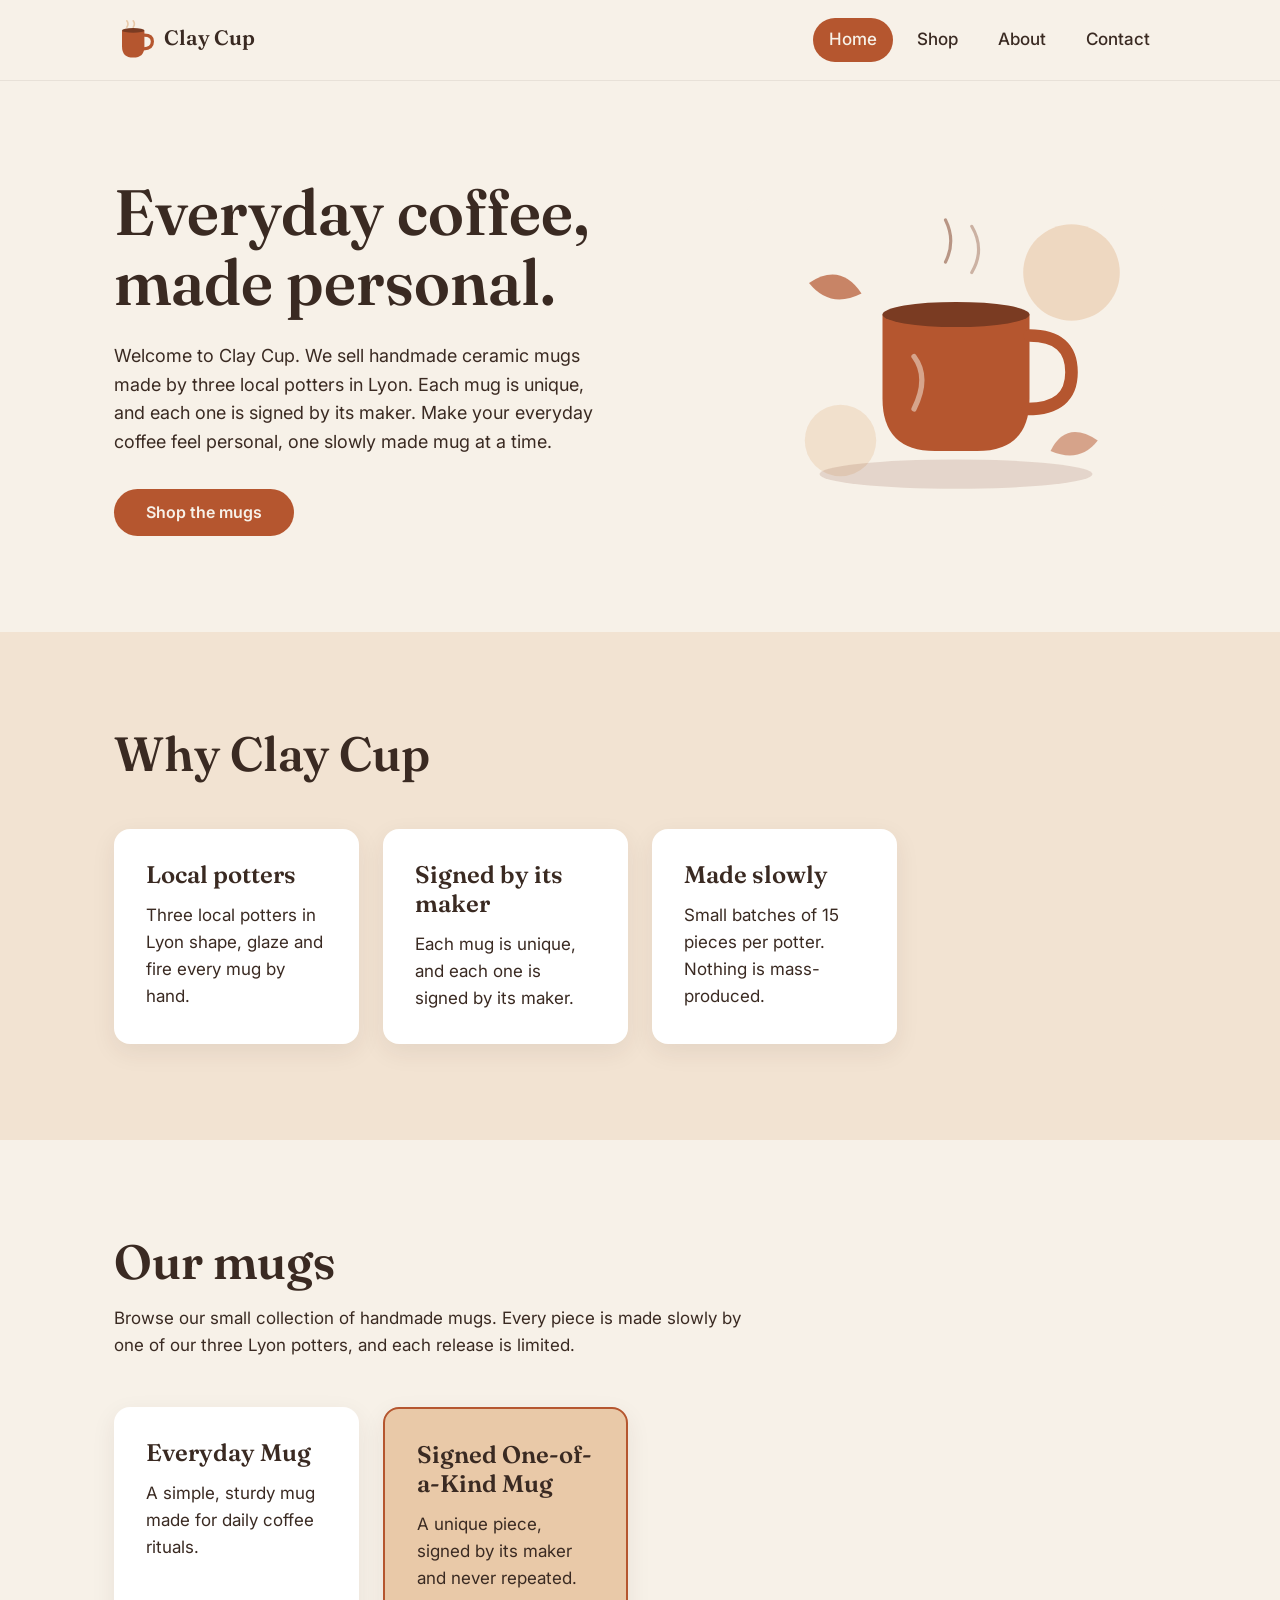
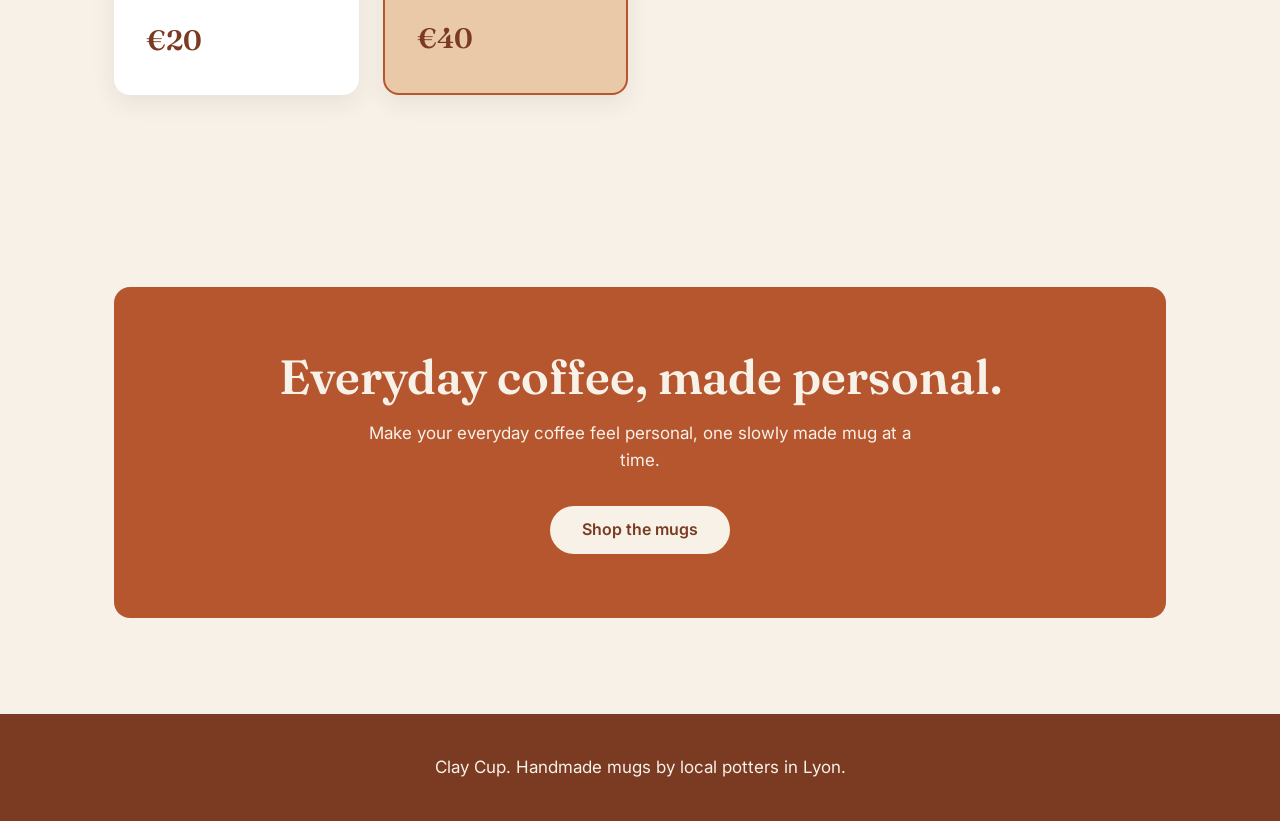
<file: index.html>
<!DOCTYPE html>
<html lang="en">
<head>
  <meta charset="UTF-8">
  <meta name="viewport" content="width=device-width, initial-scale=1">
  <title>Clay Cup | Everyday coffee, made personal.</title>
  <link rel="stylesheet" href="style.css">
</head>
<body>
  <header class="site-header">
    <div class="container header-inner">
      <a class="logo-link" href="index.html" aria-label="Clay Cup, home">
        <svg class="logo" xmlns="http://www.w3.org/2000/svg" viewBox="0 0 200 60" width="200" height="60" role="img" aria-label="Clay Cup"><g transform="translate(6,8)"><path d="M4 10 H32 V30 Q32 44 18 44 Q4 44 4 30 Z" fill="#B5562F"/><path d="M32 16 Q42 16 42 24 Q42 33 31 33" fill="none" stroke="#B5562F" stroke-width="4" stroke-linecap="round"/><path d="M10 6 Q13 2 10 -2" fill="none" stroke="#E9C9A8" stroke-width="2" stroke-linecap="round"/><path d="M18 6 Q21 2 18 -2" fill="none" stroke="#E9C9A8" stroke-width="2" stroke-linecap="round"/><ellipse cx="18" cy="10" rx="14" ry="3" fill="#7A3B22"/></g><text x="62" y="36" font-family="Fraunces, Georgia, serif" font-size="26" font-weight="600" fill="#3A2A22">Clay Cup</text></svg>
      </a>
      <nav class="nav" aria-label="Main navigation">
        <ul class="nav-list">
          <li><a href="index.html" aria-current="page">Home</a></li>
          <li><a href="shop.html">Shop</a></li>
          <li><a href="about.html">About</a></li>
          <li><a href="contact.html">Contact</a></li>
        </ul>
      </nav>
    </div>
  </header>

  <main>
    <section class="hero">
      <div class="container hero-grid">
        <div class="hero-text">
          <h1>Everyday coffee, made personal.</h1>
          <p class="lead">Welcome to Clay Cup. We sell handmade ceramic mugs made by three local potters in Lyon. Each mug is unique, and each one is signed by its maker. Make your everyday coffee feel personal, one slowly made mug at a time.</p>
          <a class="button" href="shop.html">Shop the mugs</a>
        </div>
        <svg class="hero-art" xmlns="http://www.w3.org/2000/svg" viewBox="0 0 400 300" width="400" height="300" role="img" aria-label="A terracotta ceramic mug with steam"><rect width="400" height="300" rx="16" fill="#F7F1E8"/><circle cx="310" cy="70" r="46" fill="#E9C9A8" opacity="0.6"/><circle cx="90" cy="230" r="34" fill="#E9C9A8" opacity="0.45"/><ellipse cx="200" cy="262" rx="130" ry="14" fill="#7A3B22" opacity="0.15"/><path d="M130 110 H270 V190 Q270 240 220 240 H180 Q130 240 130 190 Z" fill="#B5562F"/><ellipse cx="200" cy="110" rx="70" ry="12" fill="#7A3B22"/><path d="M270 130 Q310 130 310 165 Q310 200 268 200" fill="none" stroke="#B5562F" stroke-width="12" stroke-linecap="round"/><path d="M160 150 Q175 170 160 200" fill="none" stroke="#F7F1E8" stroke-width="5" stroke-linecap="round" opacity="0.5"/><path d="M190 60 Q200 40 190 20" fill="none" stroke="#7A3B22" stroke-width="3" stroke-linecap="round" opacity="0.5"/><path d="M215 70 Q228 48 215 26" fill="none" stroke="#7A3B22" stroke-width="3" stroke-linecap="round" opacity="0.35"/><path d="M60 80 Q90 60 110 90 Q80 105 60 80 Z" fill="#B5562F" opacity="0.7"/><path d="M335 230 Q305 210 290 240 Q318 252 335 230 Z" fill="#B5562F" opacity="0.5"/></svg>
      </div>
    </section>

    <section class="section section--sand">
      <div class="container">
        <h2 class="section-title">Why Clay Cup</h2>
        <ul class="card-grid">
          <li class="card">
            <h3>Local potters</h3>
            <p>Three local potters in Lyon shape, glaze and fire every mug by hand.</p>
          </li>
          <li class="card">
            <h3>Signed by its maker</h3>
            <p>Each mug is unique, and each one is signed by its maker.</p>
          </li>
          <li class="card">
            <h3>Made slowly</h3>
            <p>Small batches of 15 pieces per potter. Nothing is mass-produced.</p>
          </li>
        </ul>
      </div>
    </section>

    <section class="section">
      <div class="container">
        <h2 class="section-title">Our mugs</h2>
        <p class="section-intro">Browse our small collection of handmade mugs. Every piece is made slowly by one of our three Lyon potters, and each release is limited.</p>
        <ul class="card-grid">
          <li class="card">
            <h3>Everyday Mug</h3>
            <p>A simple, sturdy mug made for daily coffee rituals.</p>
            <p class="price">€20</p>
          </li>
          <li class="card card--featured">
            <h3>Signed One-of-a-Kind Mug</h3>
            <p>A unique piece, signed by its maker and never repeated.</p>
            <p class="price">€40</p>
          </li>
        </ul>
      </div>
    </section>

    <section class="section">
      <div class="container">
        <div class="cta">
          <h2>Everyday coffee, made personal.</h2>
          <p>Make your everyday coffee feel personal, one slowly made mug at a time.</p>
          <a class="button" href="shop.html">Shop the mugs</a>
        </div>
      </div>
    </section>
  </main>

  <footer class="site-footer">
    <div class="container">
      <p>Clay Cup. Handmade mugs by local potters in Lyon.</p>
    </div>
  </footer>
</body>
</html>
</file>
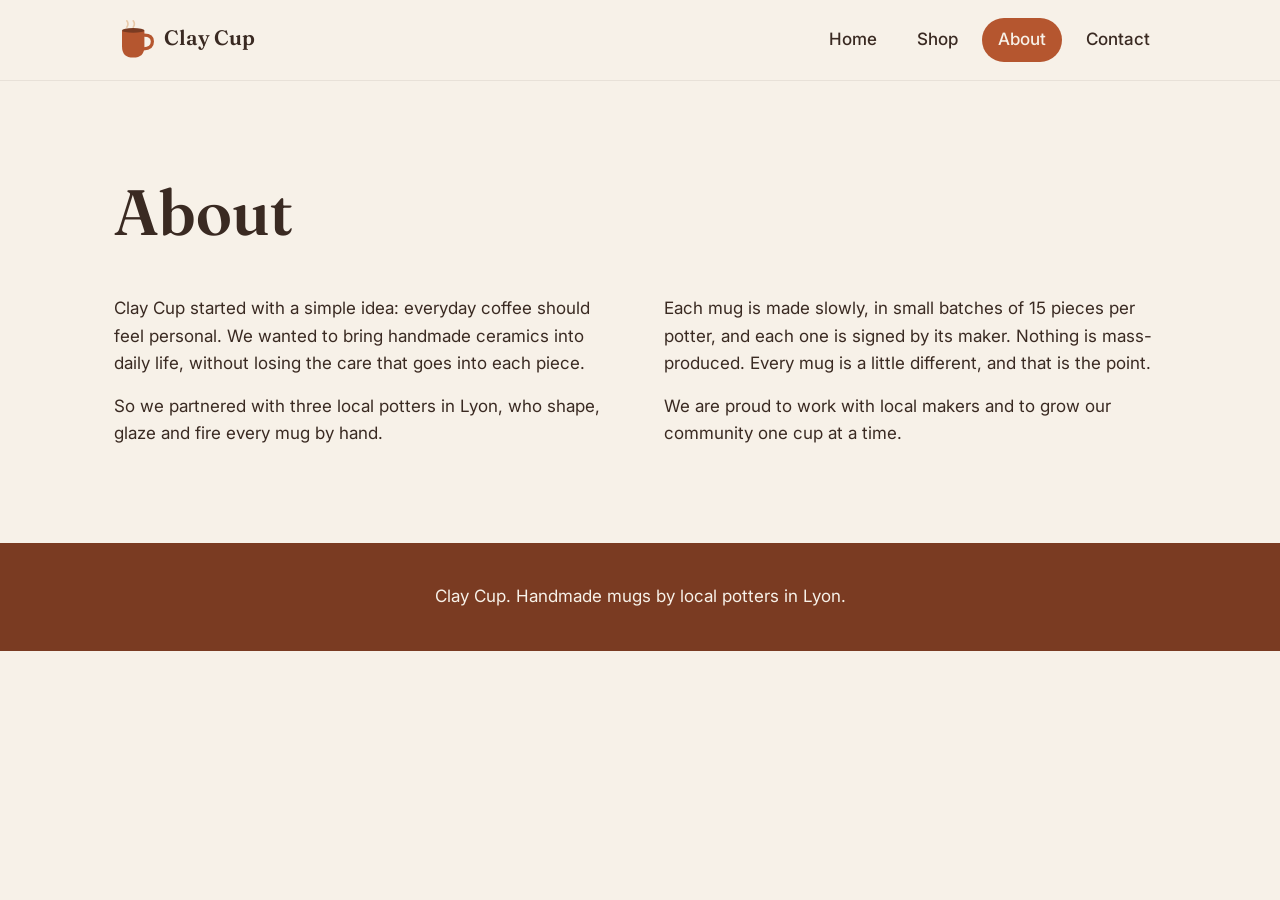
<file: about.html>
<!DOCTYPE html>
<html lang="en">
<head>
  <meta charset="UTF-8">
  <meta name="viewport" content="width=device-width, initial-scale=1">
  <title>About | Clay Cup</title>
  <link rel="stylesheet" href="style.css">
</head>
<body>
  <header class="site-header">
    <div class="container header-inner">
      <a class="logo-link" href="index.html" aria-label="Clay Cup, home">
        <svg class="logo" xmlns="http://www.w3.org/2000/svg" viewBox="0 0 200 60" width="200" height="60" role="img" aria-label="Clay Cup"><g transform="translate(6,8)"><path d="M4 10 H32 V30 Q32 44 18 44 Q4 44 4 30 Z" fill="#B5562F"/><path d="M32 16 Q42 16 42 24 Q42 33 31 33" fill="none" stroke="#B5562F" stroke-width="4" stroke-linecap="round"/><path d="M10 6 Q13 2 10 -2" fill="none" stroke="#E9C9A8" stroke-width="2" stroke-linecap="round"/><path d="M18 6 Q21 2 18 -2" fill="none" stroke="#E9C9A8" stroke-width="2" stroke-linecap="round"/><ellipse cx="18" cy="10" rx="14" ry="3" fill="#7A3B22"/></g><text x="62" y="36" font-family="Fraunces, Georgia, serif" font-size="26" font-weight="600" fill="#3A2A22">Clay Cup</text></svg>
      </a>
      <nav class="nav" aria-label="Main navigation">
        <ul class="nav-list">
          <li><a href="index.html">Home</a></li>
          <li><a href="shop.html">Shop</a></li>
          <li><a href="about.html" aria-current="page">About</a></li>
          <li><a href="contact.html">Contact</a></li>
        </ul>
      </nav>
    </div>
  </header>

  <main>
    <section class="page-intro">
      <div class="container">
        <h1>About</h1>
      </div>
    </section>

    <section>
      <div class="container two-columns">
        <div class="column">
          <p>Clay Cup started with a simple idea: everyday coffee should feel personal. We wanted to bring handmade ceramics into daily life, without losing the care that goes into each piece.</p>
          <p>So we partnered with three local potters in Lyon, who shape, glaze and fire every mug by hand.</p>
        </div>
        <div class="column">
          <p>Each mug is made slowly, in small batches of 15 pieces per potter, and each one is signed by its maker. Nothing is mass-produced. Every mug is a little different, and that is the point.</p>
          <p>We are proud to work with local makers and to grow our community one cup at a time.</p>
        </div>
      </div>
    </section>
  </main>

  <footer class="site-footer">
    <div class="container">
      <p>Clay Cup. Handmade mugs by local potters in Lyon.</p>
    </div>
  </footer>
</body>
</html>
</file>
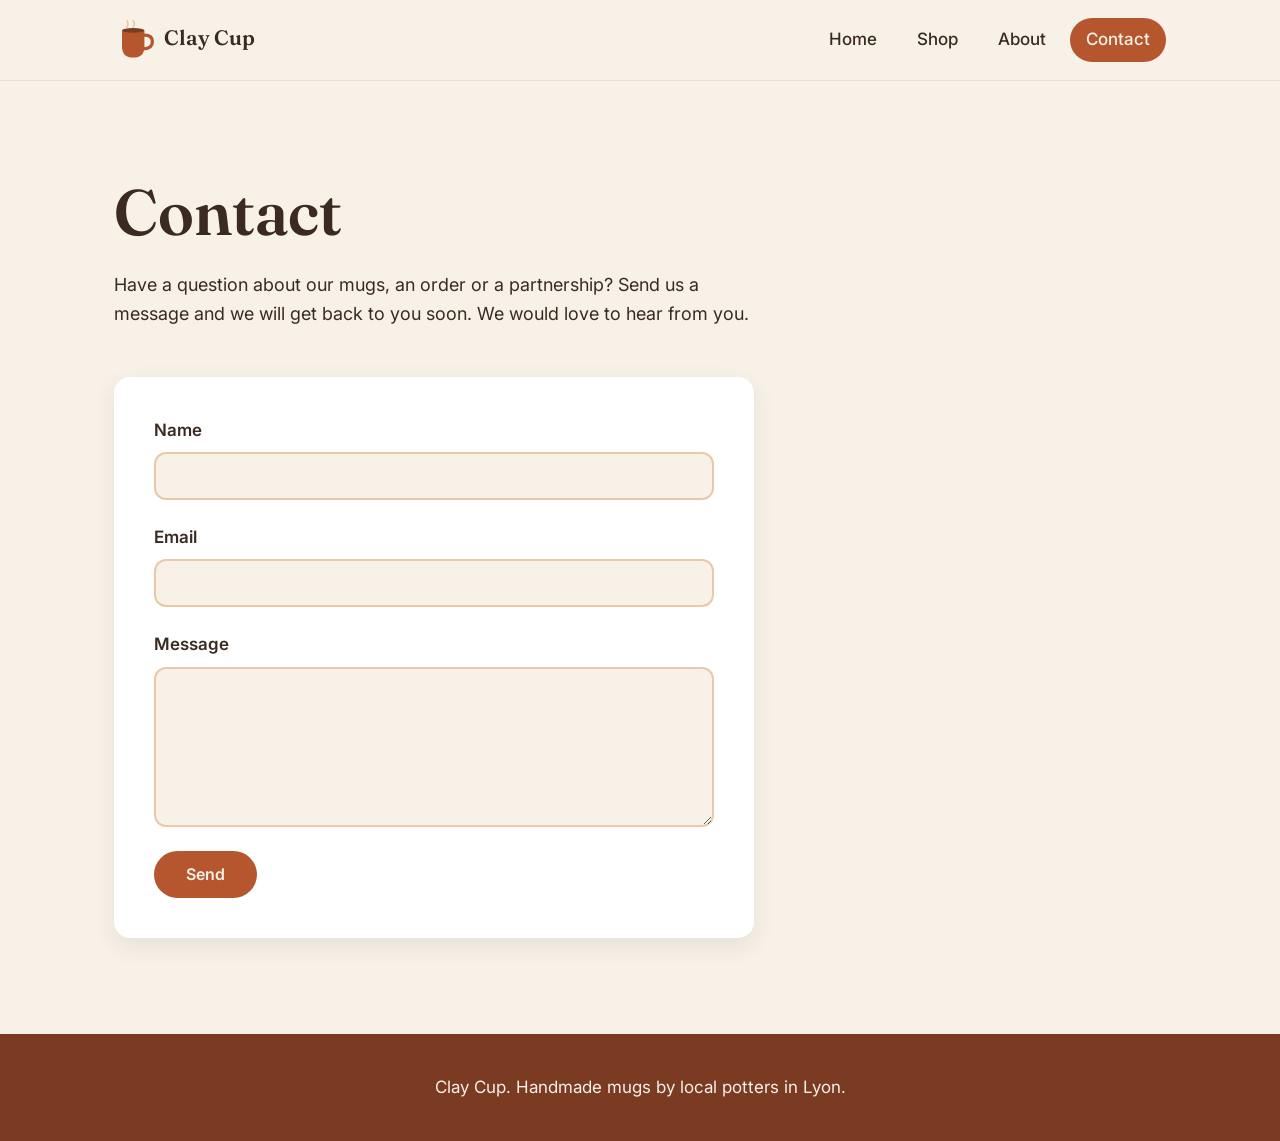
<file: contact.html>
<!DOCTYPE html>
<html lang="en">
<head>
  <meta charset="UTF-8">
  <meta name="viewport" content="width=device-width, initial-scale=1">
  <title>Contact | Clay Cup</title>
  <link rel="stylesheet" href="style.css">
</head>
<body>
  <header class="site-header">
    <div class="container header-inner">
      <a class="logo-link" href="index.html" aria-label="Clay Cup, home">
        <svg class="logo" xmlns="http://www.w3.org/2000/svg" viewBox="0 0 200 60" width="200" height="60" role="img" aria-label="Clay Cup"><g transform="translate(6,8)"><path d="M4 10 H32 V30 Q32 44 18 44 Q4 44 4 30 Z" fill="#B5562F"/><path d="M32 16 Q42 16 42 24 Q42 33 31 33" fill="none" stroke="#B5562F" stroke-width="4" stroke-linecap="round"/><path d="M10 6 Q13 2 10 -2" fill="none" stroke="#E9C9A8" stroke-width="2" stroke-linecap="round"/><path d="M18 6 Q21 2 18 -2" fill="none" stroke="#E9C9A8" stroke-width="2" stroke-linecap="round"/><ellipse cx="18" cy="10" rx="14" ry="3" fill="#7A3B22"/></g><text x="62" y="36" font-family="Fraunces, Georgia, serif" font-size="26" font-weight="600" fill="#3A2A22">Clay Cup</text></svg>
      </a>
      <nav class="nav" aria-label="Main navigation">
        <ul class="nav-list">
          <li><a href="index.html">Home</a></li>
          <li><a href="shop.html">Shop</a></li>
          <li><a href="about.html">About</a></li>
          <li><a href="contact.html" aria-current="page">Contact</a></li>
        </ul>
      </nav>
    </div>
  </header>

  <main>
    <section class="page-intro">
      <div class="container">
        <h1>Contact</h1>
        <p class="lead">Have a question about our mugs, an order or a partnership? Send us a message and we will get back to you soon. We would love to hear from you.</p>
      </div>
    </section>

    <section class="contact-section">
      <div class="container">
        <form class="form" action="mailto:contact@example.com" method="post" enctype="text/plain">
          <div class="form-group">
            <label for="name">Name</label>
            <input type="text" id="name" name="name" autocomplete="name" required>
          </div>
          <div class="form-group">
            <label for="email">Email</label>
            <input type="email" id="email" name="email" autocomplete="email" required>
          </div>
          <div class="form-group">
            <label for="message">Message</label>
            <textarea id="message" name="message" rows="6" required></textarea>
          </div>
          <button class="button" type="submit">Send</button>
        </form>
      </div>
    </section>
  </main>

  <footer class="site-footer">
    <div class="container">
      <p>Clay Cup. Handmade mugs by local potters in Lyon.</p>
    </div>
  </footer>
</body>
</html>
</file>
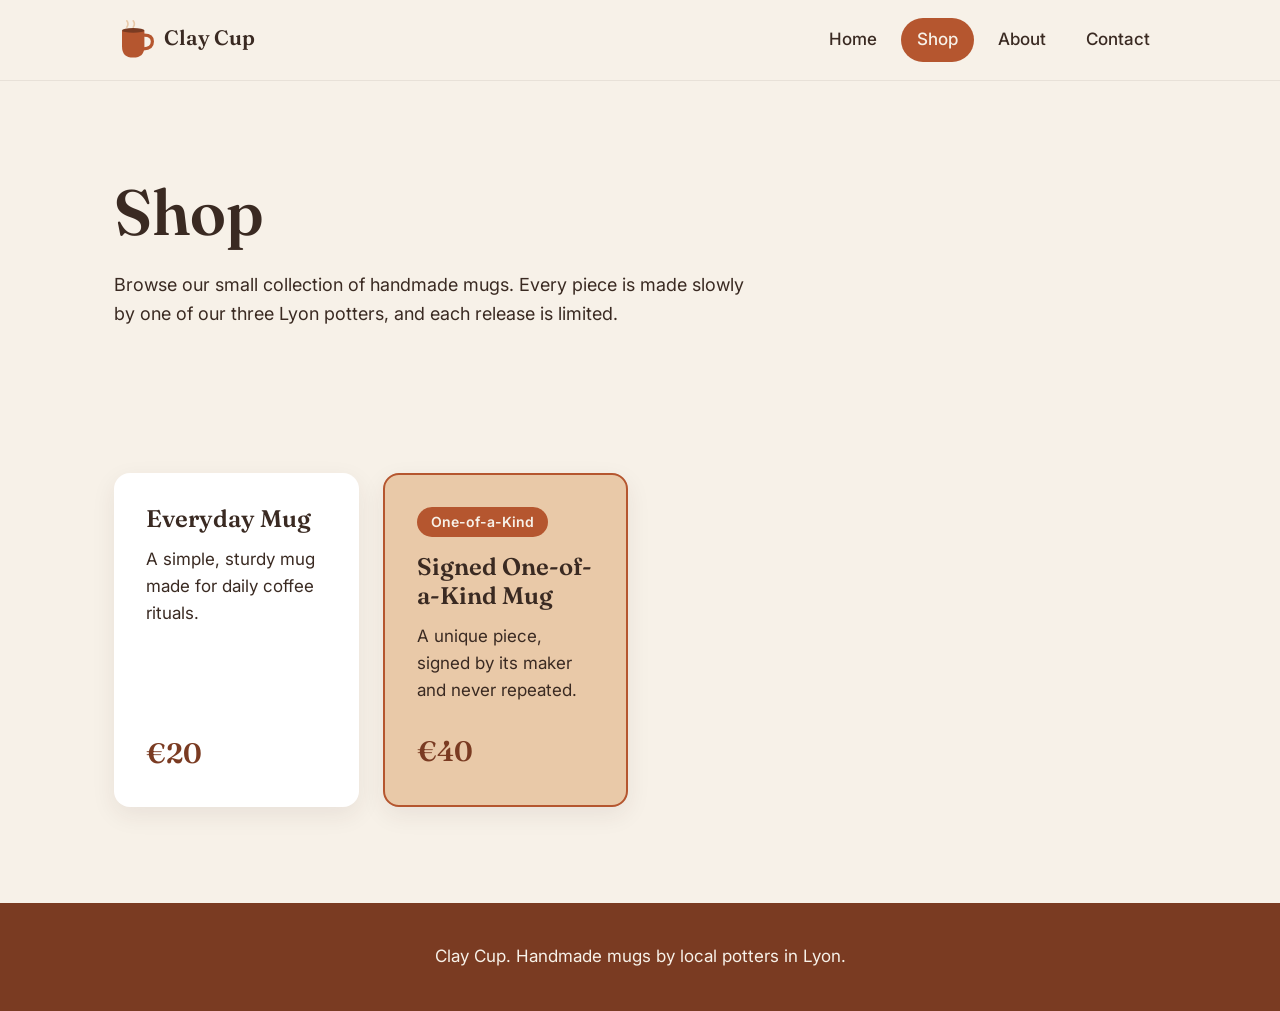
<file: shop.html>
<!DOCTYPE html>
<html lang="en">
<head>
  <meta charset="UTF-8">
  <meta name="viewport" content="width=device-width, initial-scale=1">
  <title>Shop | Clay Cup</title>
  <link rel="stylesheet" href="style.css">
</head>
<body>
  <header class="site-header">
    <div class="container header-inner">
      <a class="logo-link" href="index.html" aria-label="Clay Cup, home">
        <svg class="logo" xmlns="http://www.w3.org/2000/svg" viewBox="0 0 200 60" width="200" height="60" role="img" aria-label="Clay Cup"><g transform="translate(6,8)"><path d="M4 10 H32 V30 Q32 44 18 44 Q4 44 4 30 Z" fill="#B5562F"/><path d="M32 16 Q42 16 42 24 Q42 33 31 33" fill="none" stroke="#B5562F" stroke-width="4" stroke-linecap="round"/><path d="M10 6 Q13 2 10 -2" fill="none" stroke="#E9C9A8" stroke-width="2" stroke-linecap="round"/><path d="M18 6 Q21 2 18 -2" fill="none" stroke="#E9C9A8" stroke-width="2" stroke-linecap="round"/><ellipse cx="18" cy="10" rx="14" ry="3" fill="#7A3B22"/></g><text x="62" y="36" font-family="Fraunces, Georgia, serif" font-size="26" font-weight="600" fill="#3A2A22">Clay Cup</text></svg>
      </a>
      <nav class="nav" aria-label="Main navigation">
        <ul class="nav-list">
          <li><a href="index.html">Home</a></li>
          <li><a href="shop.html" aria-current="page">Shop</a></li>
          <li><a href="about.html">About</a></li>
          <li><a href="contact.html">Contact</a></li>
        </ul>
      </nav>
    </div>
  </header>

  <main>
    <section class="page-intro">
      <div class="container">
        <h1>Shop</h1>
        <p class="lead">Browse our small collection of handmade mugs. Every piece is made slowly by one of our three Lyon potters, and each release is limited.</p>
      </div>
    </section>

    <section class="section">
      <div class="container">
        <ul class="card-grid">
          <li class="card">
            <h2 class="card-title">Everyday Mug</h2>
            <p>A simple, sturdy mug made for daily coffee rituals.</p>
            <p class="price">€20</p>
          </li>
          <li class="card card--featured">
            <span class="badge">One-of-a-Kind</span>
            <h2 class="card-title">Signed One-of-a-Kind Mug</h2>
            <p>A unique piece, signed by its maker and never repeated.</p>
            <p class="price">€40</p>
          </li>
        </ul>
      </div>
    </section>
  </main>

  <footer class="site-footer">
    <div class="container">
      <p>Clay Cup. Handmade mugs by local potters in Lyon.</p>
    </div>
  </footer>
</body>
</html>
</file>
<file: style.css>
@import url("https://fonts.googleapis.com/css2?family=Fraunces:opsz,wght@9..144,500;9..144,600;9..144,700&family=Inter:wght@400;500;600&display=swap");

/* ---------- Reset ---------- */
*,
*::before,
*::after {
  box-sizing: border-box;
  margin: 0;
  padding: 0;
}

img,
svg {
  max-width: 100%;
}

/* ---------- Variables ---------- */
:root {
  --color-primary: #B5562F;
  --color-secondary: #E9C9A8;
  --color-accent: #7A3B22;
  --color-bg: #F7F1E8;
  --color-text: #3A2A22;
  --color-white: #FFFFFF;
  --font-heading: "Fraunces", Georgia, serif;
  --font-body: "Inter", system-ui, -apple-system, "Segoe UI", sans-serif;
  --radius: 16px;
  --shadow: 0 8px 24px rgba(58, 42, 34, 0.08);
  --transition: 200ms ease;
}

/* ---------- Base ---------- */
html {
  scroll-behavior: smooth;
}

body {
  background: var(--color-bg);
  color: var(--color-text);
  font-family: var(--font-body);
  font-size: 1.0625rem;
  line-height: 1.6;
}

h1,
h2,
h3 {
  font-family: var(--font-heading);
  font-weight: 600;
  line-height: 1.1;
  color: var(--color-text);
}

h1 {
  font-size: clamp(2.5rem, 6vw, 4rem);
}

h2 {
  font-size: clamp(1.875rem, 4vw, 3rem);
}

h3,
.card-title {
  font-size: 1.5rem;
  line-height: 1.2;
}

p + p {
  margin-top: 1rem;
}

a {
  color: var(--color-primary);
}

a:hover {
  color: var(--color-accent);
}

:focus-visible {
  outline: 3px solid var(--color-accent);
  outline-offset: 3px;
}

/* ---------- Layout ---------- */
.container {
  max-width: 1100px;
  margin: 0 auto;
  padding: 0 24px;
}

.section {
  padding: 96px 0;
}

.section--sand {
  background: rgba(233, 201, 168, 0.35);
}

.section-title {
  margin-bottom: 16px;
}

.section-intro {
  max-width: 640px;
  margin-bottom: 48px;
}

.section--sand .section-title {
  margin-bottom: 48px;
}

.page-intro {
  padding: 96px 0 48px;
}

.page-intro .lead {
  max-width: 640px;
  margin-top: 24px;
}

.lead {
  font-size: 1.125rem;
}

/* ---------- Header ---------- */
.site-header {
  background: var(--color-bg);
  border-bottom: 1px solid rgba(58, 42, 34, 0.08);
  position: sticky;
  top: 0;
  z-index: 10;
}

.header-inner {
  display: flex;
  align-items: center;
  justify-content: space-between;
  gap: 16px 32px;
  padding-top: 16px;
  padding-bottom: 16px;
}

.logo-link {
  display: inline-flex;
  align-items: center;
  text-decoration: none;
}

.logo {
  height: 48px;
  width: auto;
}

.nav-list {
  display: flex;
  align-items: center;
  gap: 8px;
  list-style: none;
}

.nav-list a {
  display: inline-block;
  padding: 8px 16px;
  border-radius: 999px;
  color: var(--color-text);
  font-weight: 500;
  text-decoration: none;
  transition: background-color var(--transition), color var(--transition);
}

.nav-list a:hover {
  background: var(--color-secondary);
  color: var(--color-accent);
}

.nav-list a[aria-current="page"] {
  background: var(--color-primary);
  color: var(--color-bg);
}

/* ---------- Hero ---------- */
.hero {
  padding: 96px 0;
}

.hero-grid {
  display: grid;
  grid-template-columns: 1fr 1fr;
  align-items: center;
  gap: 48px;
}

.hero-text .lead {
  margin-top: 24px;
  margin-bottom: 32px;
  max-width: 520px;
}

.hero-art {
  display: block;
  width: 100%;
  max-width: 420px;
  height: auto;
  justify-self: end;
  border-radius: var(--radius);
}

/* ---------- Buttons ---------- */
.button {
  display: inline-block;
  padding: 14px 32px;
  border: 0;
  border-radius: 999px;
  background: var(--color-primary);
  color: var(--color-bg);
  font-family: var(--font-body);
  font-size: 1rem;
  font-weight: 600;
  line-height: 1.2;
  text-decoration: none;
  cursor: pointer;
  transition: background-color var(--transition), transform var(--transition);
}

.button:hover {
  background: var(--color-accent);
  color: var(--color-bg);
}

/* ---------- Cards ---------- */
.card-grid {
  display: grid;
  grid-template-columns: repeat(auto-fill, minmax(240px, 1fr));
  gap: 24px;
  list-style: none;
}

.card {
  display: flex;
  flex-direction: column;
  padding: 32px;
  background: var(--color-white);
  border-radius: var(--radius);
  box-shadow: var(--shadow);
  transition: transform var(--transition), box-shadow var(--transition);
}

.card:hover {
  transform: translateY(-2px);
  box-shadow: 0 12px 28px rgba(58, 42, 34, 0.12);
}

.card h3,
.card-title {
  margin-bottom: 12px;
}

.card p {
  flex: 1 1 auto;
}

.card--featured {
  background: var(--color-secondary);
  border: 2px solid var(--color-primary);
}

.badge {
  align-self: flex-start;
  margin-bottom: 16px;
  padding: 4px 14px;
  border-radius: 999px;
  background: var(--color-primary);
  color: var(--color-bg);
  font-size: 0.875rem;
  font-weight: 600;
}

.card .price {
  flex: 0 0 auto;
  margin-top: 24px;
  font-family: var(--font-heading);
  font-size: 1.75rem;
  font-weight: 600;
  color: var(--color-accent);
}

/* ---------- Call to action ---------- */
.cta {
  padding: 64px 32px;
  border-radius: var(--radius);
  background: var(--color-primary);
  text-align: center;
}

.cta h2,
.cta p {
  color: var(--color-bg);
}

.cta p {
  max-width: 560px;
  margin: 16px auto 32px;
}

.cta .button {
  background: var(--color-bg);
  color: var(--color-accent);
}

.cta .button:hover {
  background: var(--color-secondary);
  color: var(--color-accent);
}

/* ---------- About (2 columns) ---------- */
.two-columns {
  display: grid;
  grid-template-columns: 1fr 1fr;
  gap: 48px;
  padding-bottom: 96px;
}

.column {
  max-width: 520px;
}

/* ---------- Contact form ---------- */
.contact-section {
  padding-bottom: 96px;
}

.form {
  max-width: 640px;
  padding: 40px;
  background: var(--color-white);
  border-radius: var(--radius);
  box-shadow: var(--shadow);
}

.form-group {
  margin-bottom: 24px;
}

.form label {
  display: block;
  margin-bottom: 8px;
  font-weight: 600;
}

.form input,
.form textarea {
  display: block;
  width: 100%;
  padding: 12px 16px;
  border: 2px solid var(--color-secondary);
  border-radius: 12px;
  background: var(--color-bg);
  color: var(--color-text);
  font-family: var(--font-body);
  font-size: 1rem;
  transition: border-color var(--transition), box-shadow var(--transition);
}

.form textarea {
  min-height: 160px;
  resize: vertical;
}

.form input:focus,
.form textarea:focus {
  outline: none;
  border-color: var(--color-primary);
  box-shadow: 0 0 0 4px rgba(181, 86, 47, 0.2);
}

/* ---------- Footer ---------- */
.site-footer {
  padding: 40px 0;
  background: var(--color-accent);
  color: var(--color-bg);
  text-align: center;
}

/* ---------- Responsive ---------- */
@media (max-width: 720px) {
  .section,
  .hero {
    padding: 56px 0;
  }

  .page-intro {
    padding: 56px 0 32px;
  }

  .header-inner {
    flex-direction: column;
    align-items: flex-start;
  }

  .nav {
    width: 100%;
  }

  .nav-list {
    flex-wrap: wrap;
    gap: 4px;
  }

  .nav-list a {
    padding: 6px 12px;
  }

  .hero-grid,
  .two-columns {
    grid-template-columns: 1fr;
    gap: 32px;
  }

  .hero-art {
    justify-self: start;
  }

  .two-columns {
    padding-bottom: 56px;
  }

  .contact-section {
    padding-bottom: 56px;
  }

  .card-grid {
    grid-template-columns: 1fr;
  }

  .cta {
    padding: 48px 24px;
  }

  .form {
    padding: 24px;
  }
}

@media (prefers-reduced-motion: reduce) {
  * {
    transition: none !important;
    scroll-behavior: auto !important;
  }
}
</file>
